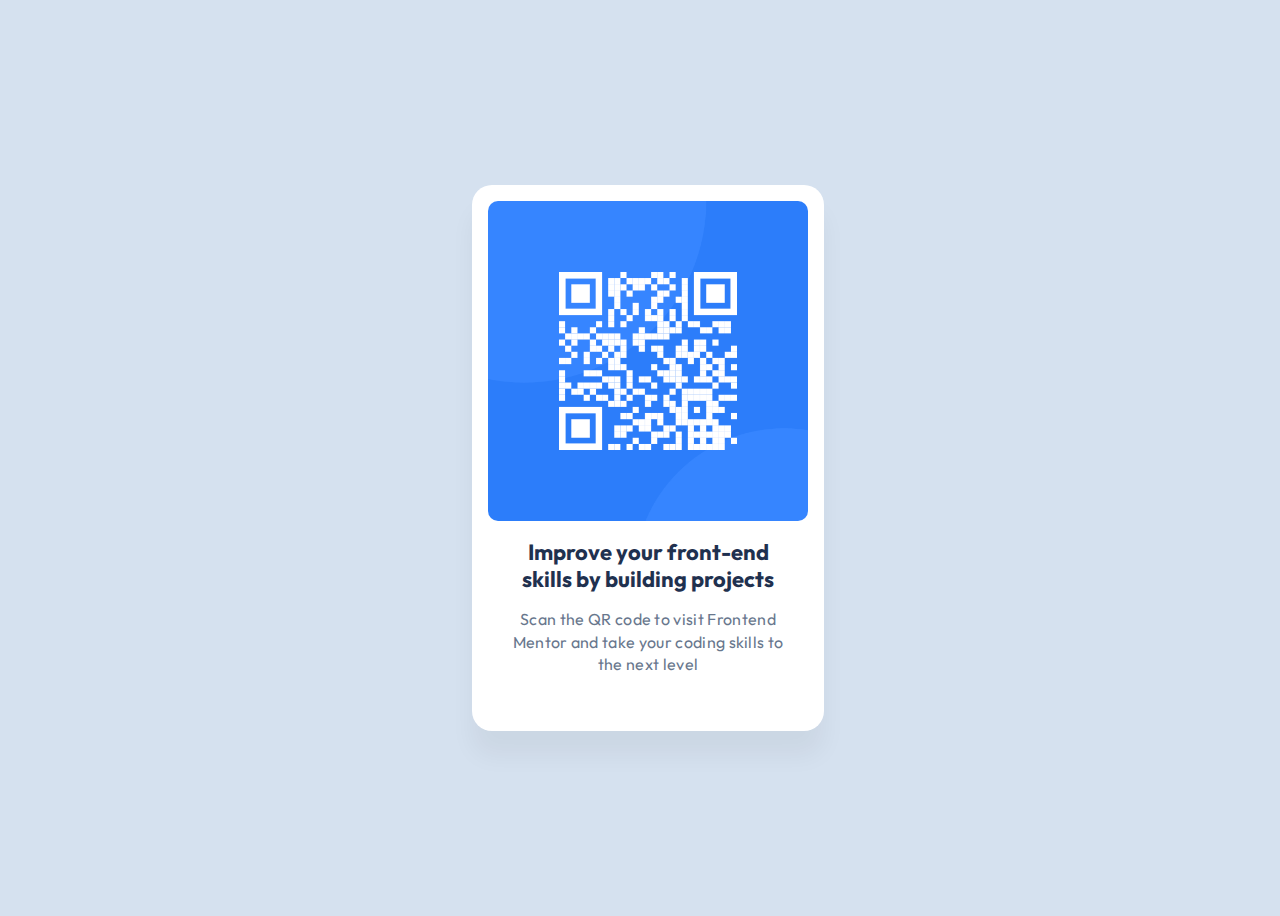
<file: index.html>
<!DOCTYPE html>
<html lang="en">
<head>
  <meta charset="UTF-8">
  <meta name="viewport" content="width=device-width, initial-scale=1.0"> <!-- displays site properly based on user's device -->
  <link rel="preconnect" href="https://fonts.googleapis.com">
  <link rel="preconnect" href="https://fonts.gstatic.com" crossorigin>
  <link href="https://fonts.googleapis.com/css2?family=Albert+Sans:ital,wght@0,100..900;1,100..900&family=Outfit:wght@100..900&display=swap" rel="stylesheet">

  <link rel="icon" type="image/png" sizes="32x32" href="./images/favicon-32x32.png">
  
  <title>Frontend Mentor | QR code component</title>

  <!-- Feel free to remove these styles or customise in your own stylesheet 👍 -->
  <style>
    .attribution { font-size: 11px; text-align: center; }
    .attribution a { color: hsl(228, 45%, 44%); }

    body {
      display:flex;
      align-items:center;
      justify-content:center;
      background:#D5E1EF;
      height:100vh;
      width:100%;
      font-family: Outfit;
    }

    .card {
      background:#fff;
      border-radius:20px;
      padding:16px 16px 40px 16px;
      box-shadow:0px 25px 25px rgba(0,0,0,0.047);
      width:320px;
      text-align:center;
    }

    .text-container {
      padding:0px 16px;
    }

    h1 {
      color: #1F314F;
      font-size:22px;
      line-height:1.2em;
    }

    p {
      color: #68778D;
      font-size: 16px;
      line-height: 1.4em;
      letter-spacing: 0.02em;
    }

    .qr-code-img {
      width:100%;
      border-radius:10px;
    }
  </style>
</head>
<body>
  <div class="card">
    <img class="qr-code-img" src="images/image-qr-code.png">
    <div class="text-container">
      <h1>Improve your front-end skills by building projects</h1>
      <p>Scan the QR code to visit Frontend Mentor and take your coding skills to the next level</p>
    </div>
  </div>
</body>
</html>
</file>
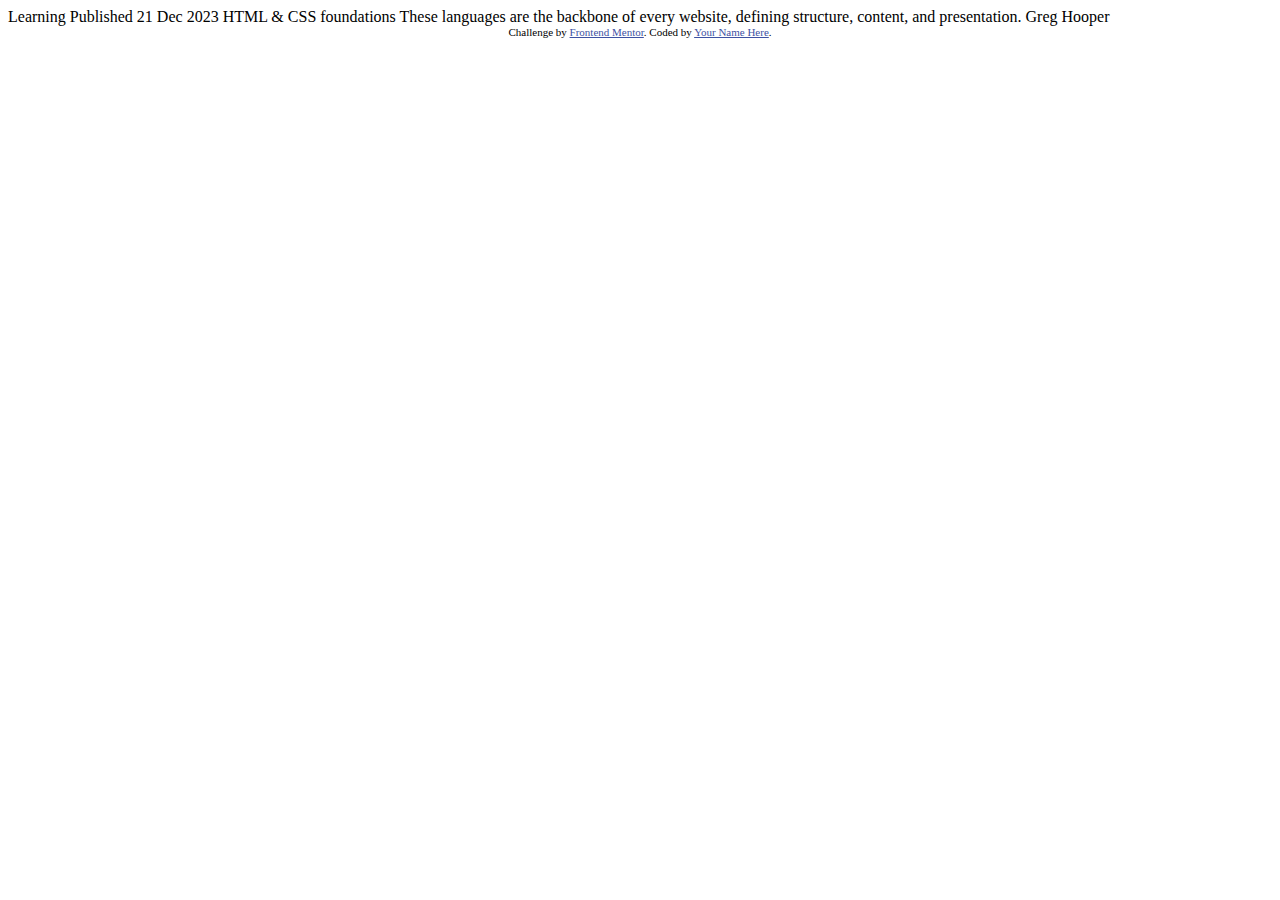
<file: blog-preview-card-main/index.html>
<!DOCTYPE html>
<html lang="en">
<head>
  <meta charset="UTF-8">
  <meta name="viewport" content="width=device-width, initial-scale=1.0"> <!-- displays site properly based on user's device -->

  <link rel="icon" type="image/png" sizes="32x32" href="./assets/images/favicon-32x32.png">
  
  <title>Frontend Mentor | Blog preview card</title>

  <!-- Feel free to remove these styles or customise in your own stylesheet 👍 -->
  <style>
    .attribution { font-size: 11px; text-align: center; }
    .attribution a { color: hsl(228, 45%, 44%); }
  </style>
</head>
<body>

  Learning

  Published 21 Dec 2023

  HTML & CSS foundations

  These languages are the backbone of every website, defining structure, content, and presentation.

  Greg Hooper
  
  <div class="attribution">
    Challenge by <a href="https://www.frontendmentor.io?ref=challenge" target="_blank">Frontend Mentor</a>. 
    Coded by <a href="#">Your Name Here</a>.
  </div>
</body>
</html>
</file>
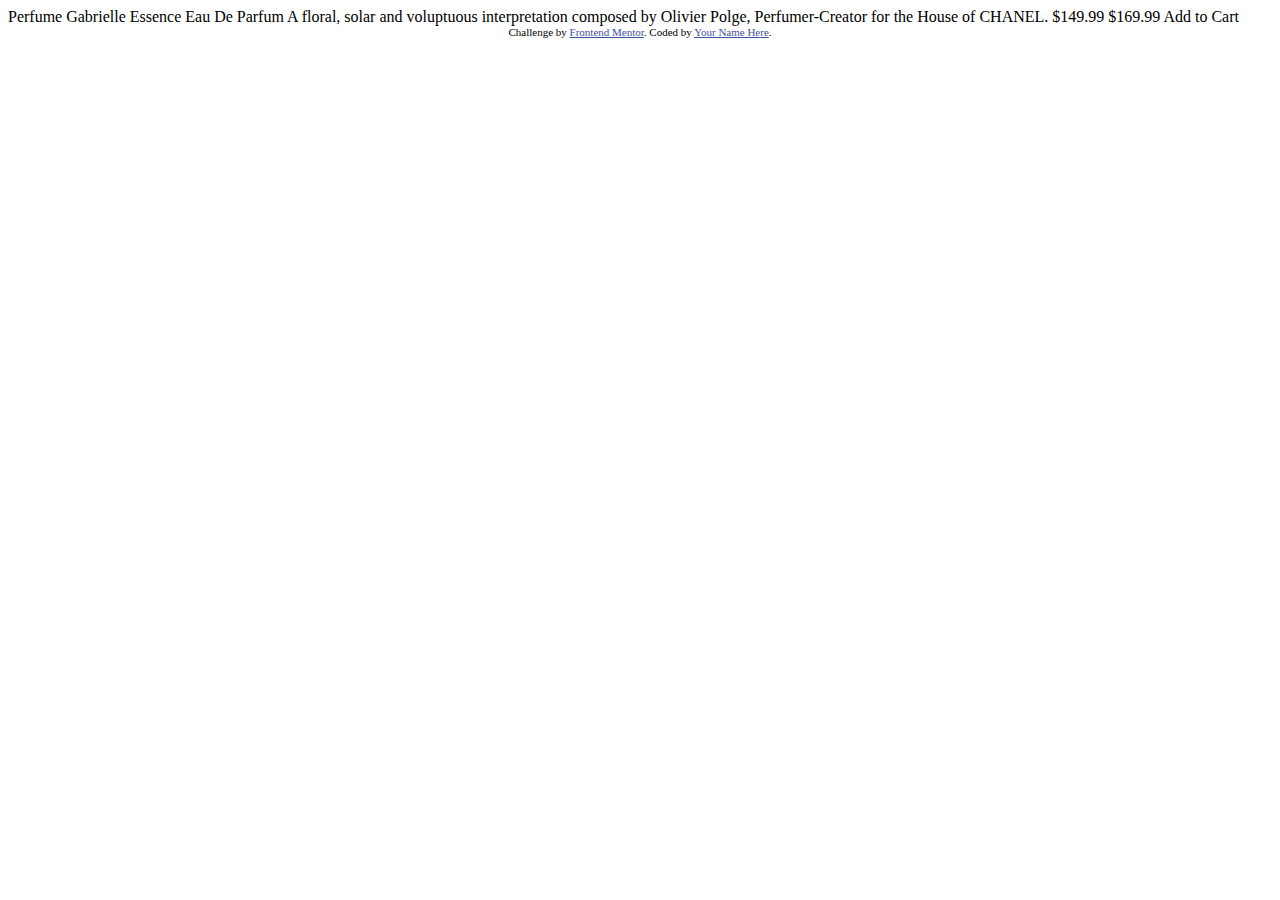
<file: product-preview-card-component-main/index.html>
<!DOCTYPE html>
<html lang="en">
<head>
  <meta charset="UTF-8">
  <meta name="viewport" content="width=device-width, initial-scale=1.0"> <!-- displays site properly based on user's device -->

  <link rel="icon" type="image/png" sizes="32x32" href="./images/favicon-32x32.png">
  
  <title>Frontend Mentor | Product preview card component</title>

  <!-- Feel free to remove these styles or customise in your own stylesheet 👍 -->
  <style>
    .attribution { font-size: 11px; text-align: center; }
    .attribution a { color: hsl(228, 45%, 44%); }
  </style>
</head>
<body>

  Perfume

  Gabrielle Essence Eau De Parfum

  A floral, solar and voluptuous interpretation composed by Olivier Polge, 
  Perfumer-Creator for the House of CHANEL.

  $149.99
  $169.99

  Add to Cart
  
  <div class="attribution">
    Challenge by <a href="https://www.frontendmentor.io?ref=challenge" target="_blank">Frontend Mentor</a>. 
    Coded by <a href="#">Your Name Here</a>.
  </div>
</body>
</html>
</file>
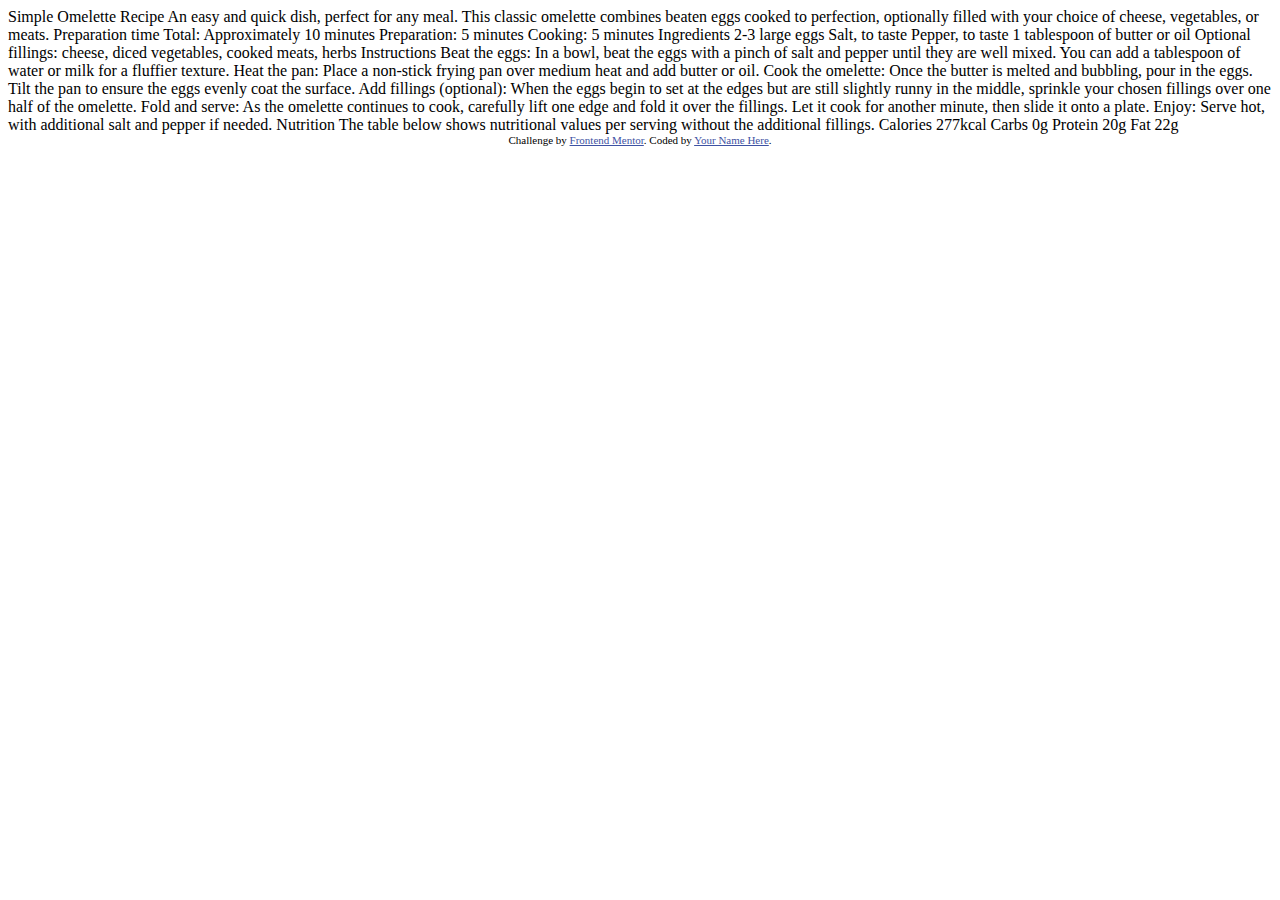
<file: recipe-page-main/index.html>
<!DOCTYPE html>
<html lang="en">
<head>
  <meta charset="UTF-8">
  <meta name="viewport" content="width=device-width, initial-scale=1.0"> <!-- displays site properly based on user's device -->

  <link rel="icon" type="image/png" sizes="32x32" href="./assets/images/favicon-32x32.png">
  
  <title>Frontend Mentor | Recipe page</title>

  <!-- Feel free to remove these styles or customise in your own stylesheet 👍 -->
  <style>
    .attribution { font-size: 11px; text-align: center; }
    .attribution a { color: hsl(228, 45%, 44%); }
  </style>
</head>
<body>

  Simple Omelette Recipe

  An easy and quick dish, perfect for any meal. This classic omelette combines beaten eggs cooked 
  to perfection, optionally filled with your choice of cheese, vegetables, or meats.

  Preparation time

  Total: Approximately 10 minutes
  Preparation: 5 minutes
  Cooking: 5 minutes

  Ingredients

  2-3 large eggs
  Salt, to taste
  Pepper, to taste
  1 tablespoon of butter or oil
  Optional fillings: cheese, diced vegetables, cooked meats, herbs

  Instructions

  Beat the eggs: In a bowl, beat the eggs with a pinch of salt and pepper until they are well mixed. 
  You can add a tablespoon of water or milk for a fluffier texture.

  Heat the pan: Place a non-stick frying pan over medium heat and add butter or oil.

  Cook the omelette: Once the butter is melted and bubbling, pour in the eggs. Tilt the pan to ensure 
  the eggs evenly coat the surface.

  Add fillings (optional): When the eggs begin to set at the edges but are still slightly runny in the 
  middle, sprinkle your chosen fillings over one half of the omelette.

  Fold and serve: As the omelette continues to cook, carefully lift one edge and fold it over the 
  fillings. Let it cook for another minute, then slide it onto a plate.

  Enjoy: Serve hot, with additional salt and pepper if needed.

  Nutrition

  The table below shows nutritional values per serving without the additional fillings.

  Calories
  277kcal

  Carbs
  0g

  Protein
  20g

  Fat
  22g
  
  <div class="attribution">
    Challenge by <a href="https://www.frontendmentor.io?ref=challenge" target="_blank">Frontend Mentor</a>. 
    Coded by <a href="#">Your Name Here</a>.
  </div>
</body>
</html>
</file>
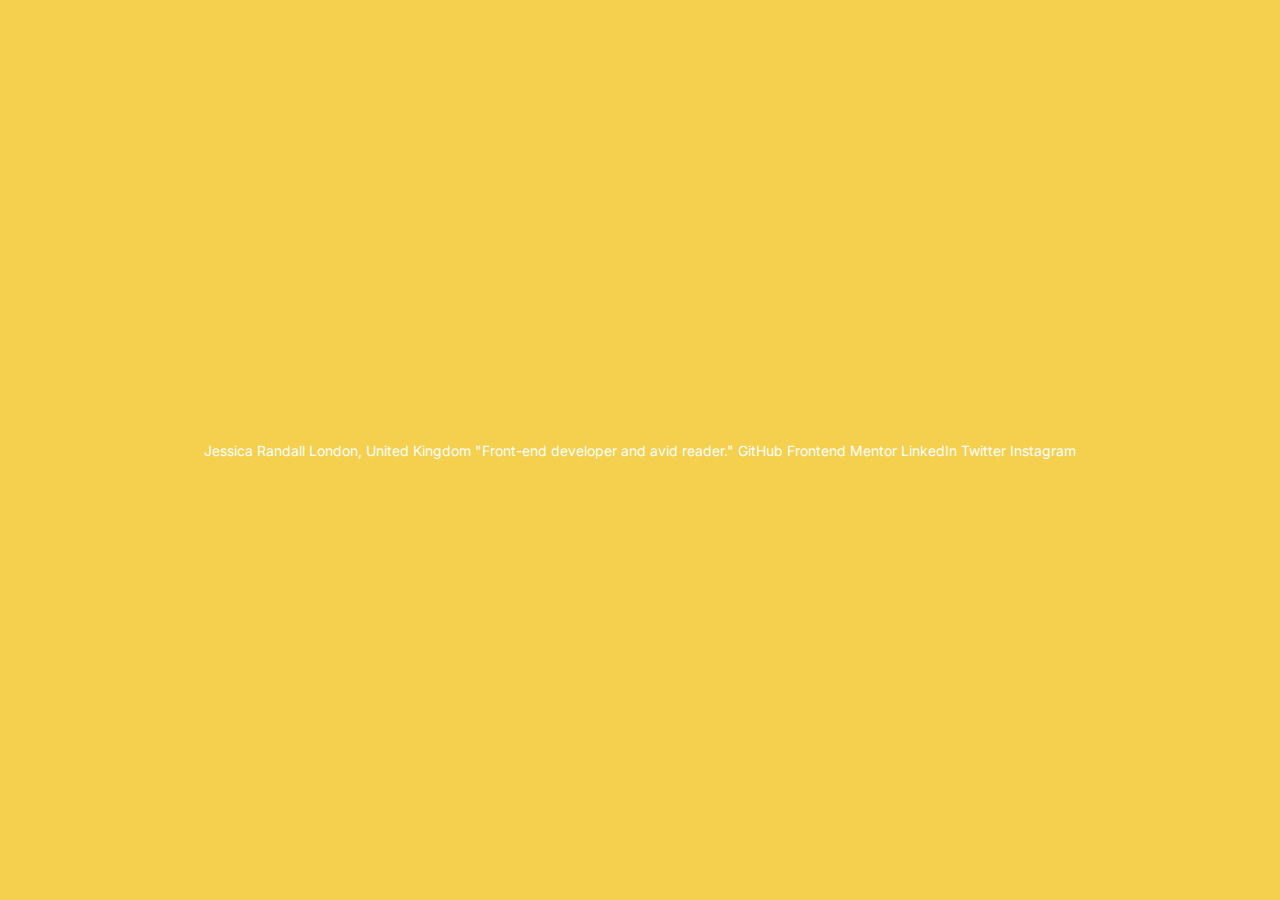
<file: social-links-profile-main/index.html>
<!DOCTYPE html>
<html lang="en">
<head>
  <meta charset="UTF-8">
  <meta name="viewport" content="width=device-width, initial-scale=1.0"> <!-- displays site properly based on user's device -->
  <link rel="preconnect" href="https://fonts.googleapis.com">
  <link rel="preconnect" href="https://fonts.gstatic.com" crossorigin>
  <link href="https://fonts.googleapis.com/css2?family=Inter:ital,opsz,wght@0,14..32,100..900;1,14..32,100..900&display=swap" rel="stylesheet">
  <link rel="icon" type="image/png" sizes="32x32" href="./assets/images/favicon-32x32.png">
  <link rel="stylesheet" href="styles.css">
  <title>Frontend Mentor | Social links profile</title>

  <!-- Feel free to remove these styles or customise in your own stylesheet 👍 -->
  <style>
    .attribution { font-size: 11px; text-align: center; }
    .attribution a { color: hsl(228, 45%, 44%); }
  </style>
</head>
<body>

  Jessica Randall
  London, United Kingdom
  "Front-end developer and avid reader."

  GitHub
  Frontend Mentor
  LinkedIn
  Twitter
  Instagram
  
</body>
</html>
</file>
<file: social-links-profile-main/styles.css>
body {
    font-family: "Inter";
    font-size: 14px;
    color: #fff;
    margin:0px;
    height:100vh;
    width:100%;
    display:flex;
    align-items:center;
    justify-content:center;
    background: #f4d04e;
}
</file>
